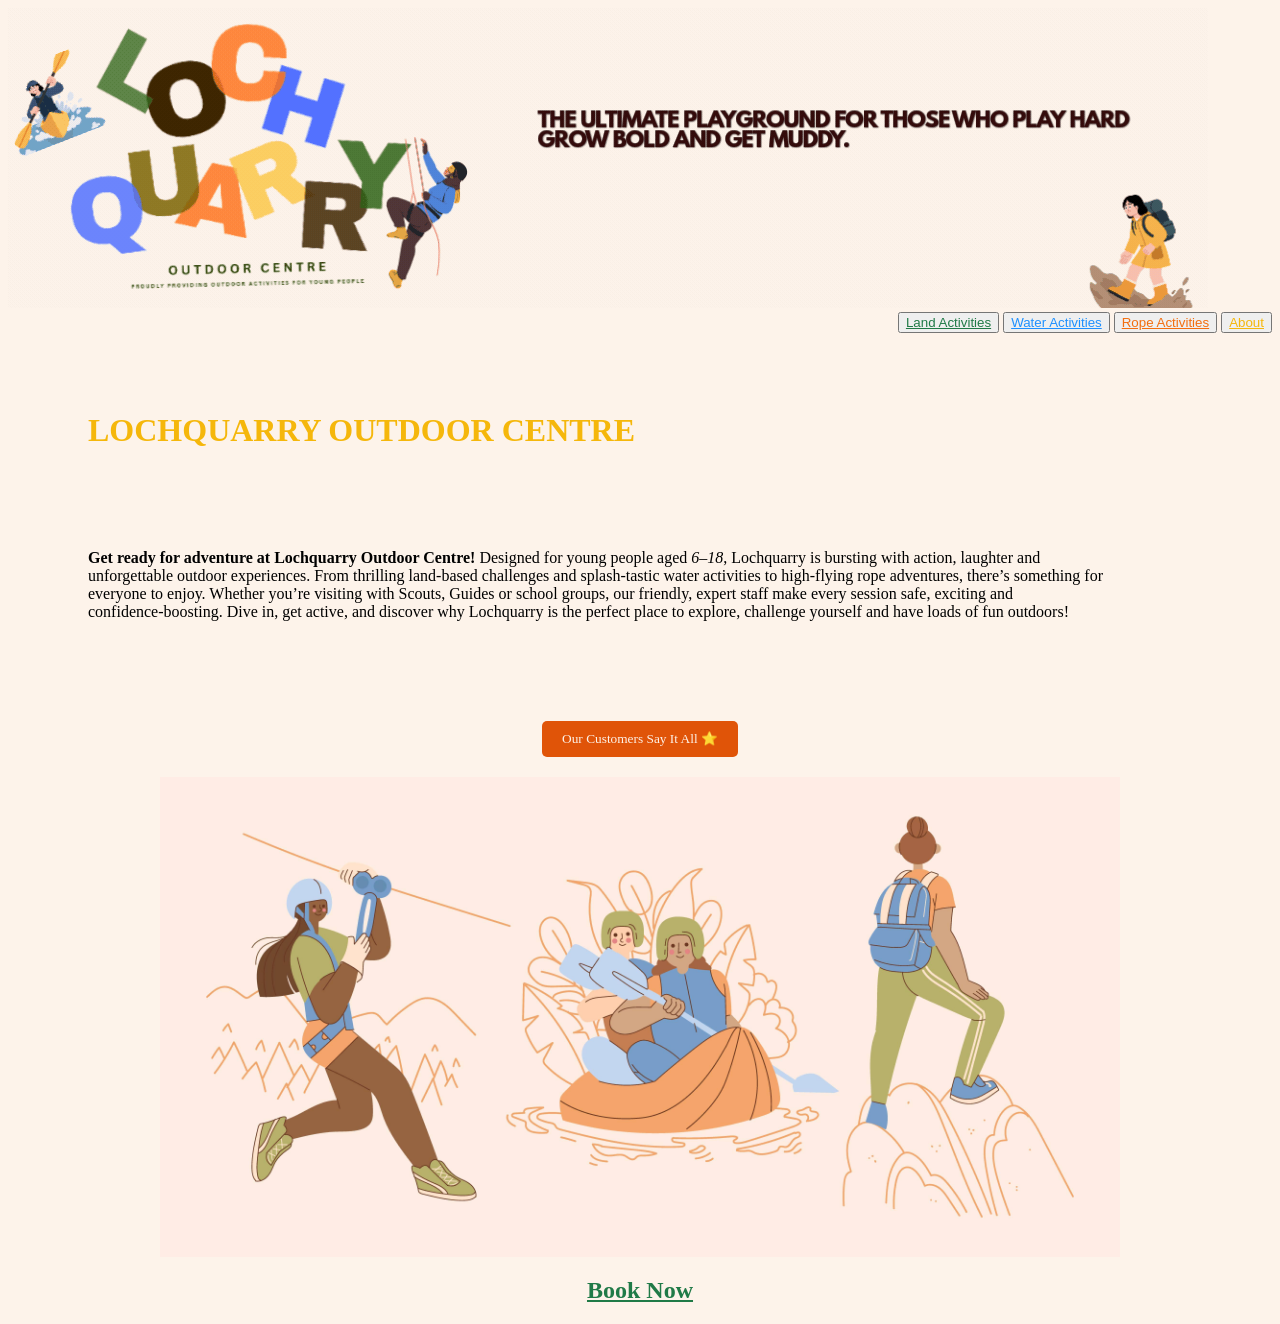
<file: index.html>
<!DOCTYPE html>
<html lang="en">
    <head>
        <meta charset="UTF-8">
        <meta name="viewport" content="width=device-width, initial-scale=1.0">
        <title>Lochquarry Outdoor Centre</title>
    
        <style>
            body{background-color:#fdf3ea;}

            #land-activities{color:#207a47;}
            #water-activities{color:#1E90FF;}
            #rope-activities{color:rgb(243, 110, 15)}
            #About{color:rgb(245, 183, 11);}

            body{font-family: 'Baloo 2', cursive;} 

            H1{color:rgb(245, 183, 11);
                margin-top: 100px;
                margin-bottom: 100px;
                margin-right: 150px;
                margin-left: 80px;
            }

            p {
                margin-top: 100px;
                margin-bottom: 100px;
                margin-right: 150px;
                margin-left: 80px;
                }

            nav {
                position: sticky;
                top: 30%;
                float: right;
                }

            #banner {
                margin: 20px;
                display: block;
                margin: auto;
                width:75vw;
                }

                
            a{text-align:center}
            #book-now{color:#207a47}

            ul{text-align:center}
            ul{list-style-type: none;}

        </style>

    </head>
<body>

    <header>

    <img src="Images/Banner.gif" alt="banner"> 

<!--NAVAGATION BAR SECTION-->  

 <nav class="tab-buttons" role="tablist">

        <button class="tab-btn active" data-tab="tab1" role="tab"><a href="Land_Activities.html" h2 id="land-activities"> Land Activities</a></h2></button>

        <button class="tab-btn" data-tab="tab2" role="tab"><a href="Water_Activities.html" h2 id="water-activities"> Water Activities</a></h2></button>

        <button class="tab-btn" data-tab="tab3" role="tab"><a href="Rope_Activities.html" h2 id="rope-activities">Rope Activities</a></h2></button>

        <button Class="about" data-tab="tab4" role="tab"><a href="About.html" h2 id="About">About</a></h2></button>

        </nav>

        </header>

    <main>

    <h1>LOCHQUARRY OUTDOOR CENTRE</h1>
   
    <p><strong>Get ready for adventure at Lochquarry Outdoor Centre!</strong> Designed for young people aged <em>6–18</em>, Lochquarry is bursting with action, laughter and unforgettable outdoor experiences. From thrilling land‑based challenges and splash‑tastic water activities to high‑flying rope adventures, there’s something for everyone to enjoy. Whether you’re visiting with Scouts, Guides or school groups, our friendly, expert staff make every session safe, exciting and confidence‑boosting. Dive in, get active, and discover why Lochquarry is the perfect place to explore, challenge yourself and have loads of fun outdoors!<br></p>

    <!-- INTERACTIVE REVIEWS SECTION-->

<div style="margin: 20px; text-align: center;">
    <button onclick="toggleReview()" style="padding: 10px 20px; background-color: #e05408; color: #fdf3ea; border: none; border-radius: 5px; cursor: pointer; font-family: 'Baloo 2', cursive;">
        Our Customers Say It All ⭐️
    </button>

    <div id="reviewContent" style="display: none; margin-top: 20px; background: #fdf3ea; padding: 20px; font-style: Baloo 2; text-align: left;">
        <p>
        <ul>
            <li>"Lochquarry was amazing! The instructors made the high ropes so much fun even though I was scared at first. Best school trip ever!"<strong>- Sarah, Age 14</strong></li>
            <li>‘The kids had a ball and didn’t want to leave’ <strong> - Mr Evans, PE teacher</strong></li>
            <li>‘I would definitely come back’ − <strong> - Kelly, aged 9</strong></li>
    
        </ul>
        </p>
     </div>
    </main>

   <footer>
    <img src="Images/home-page-banner.jpg" id="banner" alt="activity banner"> 
    
    <!--Link to WhatsApp Web -->
    <a id="book-now" href="https://wa.me/4414752298311" target="_blank"><h2>Book Now</h2></a>
    </footer>


<!--INTERACTIVE JUMP TO TOP SECTION-->
<button id="topBtn" onclick="scrollToTop()" style="display:none; position:fixed; bottom:20px; right:20px; z-index:99; background-color:#207a47; color:white; border:none; padding:10px; cursor:pointer; border-radius:5px;">Top ↑</button>


<!--JAVASCRIPT 1ST JUMP TO TOP SECTION 2ND CUSTOMER REVIEW-->

<script>

window.onscroll = function() {
    if (document.body.scrollTop > 100 || document.documentElement.scrollTop > 100) {
        document.getElementById("topBtn").style.display = "block";
    } else {
        document.getElementById("topBtn").style.display = "none";
    }
};

function scrollToTop() {
    window.scrollTo({top: 0, behavior: 'smooth'});
}

function toggleReview() {
    var review = document.getElementById("reviewContent");
    
    if (review.style.display === "none") {
        review.style.display = "block";
        // Optional: Change the button text when it opens
        event.target.innerHTML = "Hide Reviews";
    } else {
        review.style.display = "none";
        event.target.innerHTML = "Show Customer Reviews";
    }
}
</script>

</body>
</html>
</file>
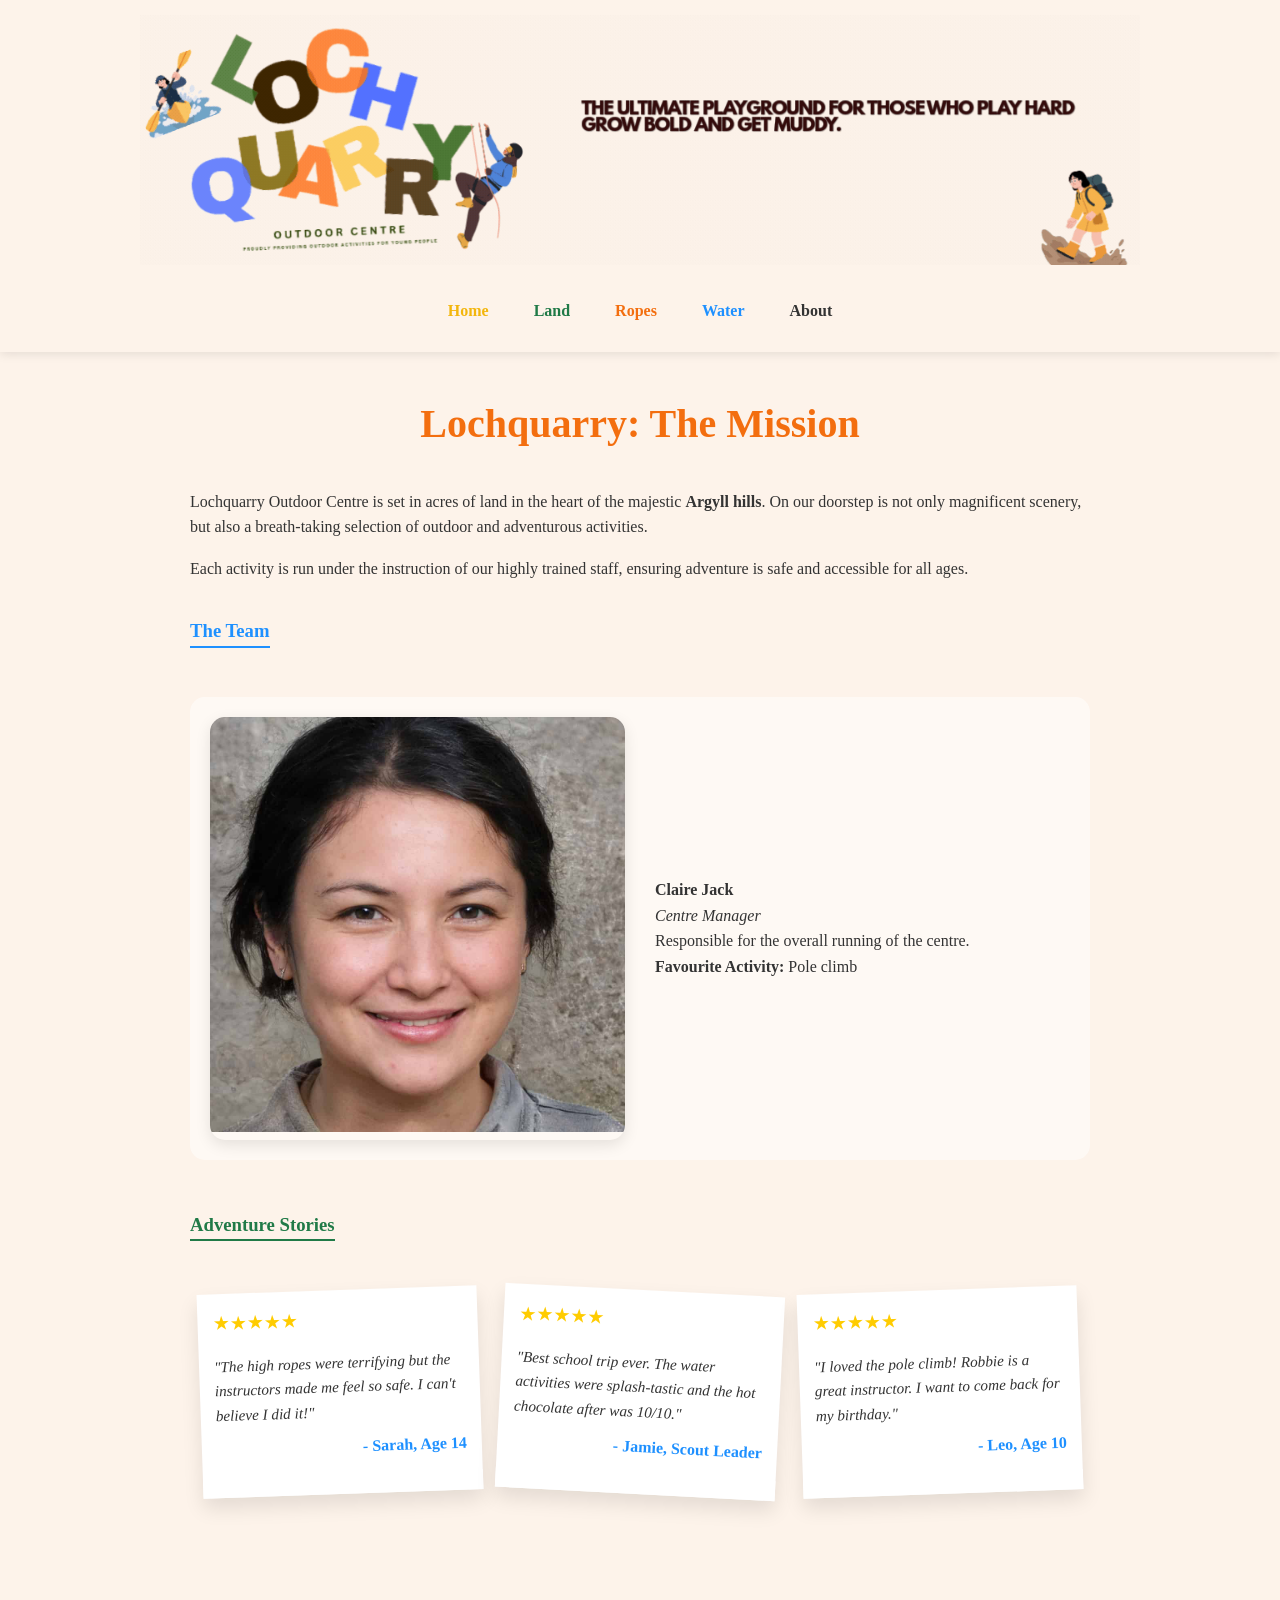
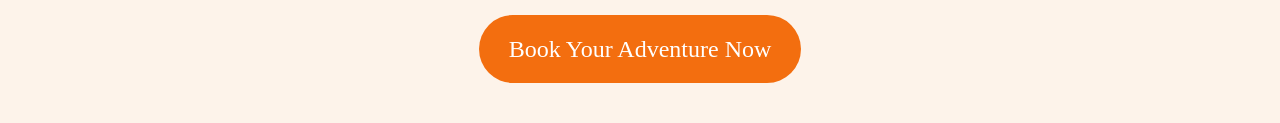
<file: About.html>
<!DOCTYPE html>
<html lang="en">
<head>
    <meta charset="UTF-8">
    <meta name="viewport" content="width=device-width, initial-scale=1.0">
    <title>About | Lochquarry Outdoor Centre</title>
   
    <!--<link href="https://googleapis.com" rel="stylesheet">-->

<style>
    :root {
        --land-green: #207a47;
        --water-blue: #1E90FF;
        --rope-orange: #f36e0f;
        --home-yellow: #f3b60d;
        --bg-cream: #fdf3ea;
    }

    body {
        background-color: var(--bg-cream);
        font-family: 'Baloo 2', cursive;
        margin: 0;
        color: #333;
        line-height: 1.6;
    }

    /* Header & Nav */
    header {
        background:#fdf3ea;
        box-shadow: 0 2px 10px rgba(0,0,0,0.1);
        padding-bottom: 10px;
    }

    .banner-img {
        max-width: 1000px;
        display: block;
        margin: 0 auto;
        padding: 15px 0;
    }

    nav {
        display: flex;
        justify-content: center;
        gap: 15px;
        background: #fdf3ea;
        padding: 10px;
        position: sticky;
        top: 0;
        z-index: 1000;
    }

    .nav-link {
        text-decoration: none;
        font-weight: bold;
        padding: 8px 15px;
        border-radius: 5px;
        transition: 0.3s;
    }

    #Home { color: var(--home-yellow); }
    #land-activities { color: var(--land-green); }
    #rope-activities { color: var(--rope-orange); }
    #water-activities { color: var(--water-blue); }
    #About { background: #fdf3ea; color: #333; }

    /* Main Content */
    main {
        max-width: 900px;
        margin: 40px auto;
        padding: 0 20px;
    }

    h1 { color: var(--rope-orange); font-size: 2.5rem; text-align: center; }
    h3 { color: var(--water-blue); border-bottom: 2px solid var(--water-blue); display: inline-block; }

    /* Team Section Layout */
    .team-container {
        display: flex;
        flex-wrap: wrap;
        gap: 30px;
        align-items: center;
        margin-top: 30px;
        background: rgba(255,255,255,0.5);
        padding: 20px;
        border-radius: 15px;
    }

    .slideshow-container {
        flex: 1;
        min-width: 300px;
        border-radius: 15px;
        overflow: hidden;
        box-shadow: 0 5px 15px rgba(0,0,0,0.1);
    }

    .team-info {
        flex: 1;
        min-width: 300px;
    }

    .staff-card { display: none; } 
    .staff-card.active-info { display: block; animation: fadeIn 0.8s; }

    /* Footer where book now button is */
    footer {
        text-align: center;
        padding: 40px 0;
    }

    #book-now {
        background-color: var(--rope-orange);
        color: white;
        padding: 15px 30px;
        text-decoration: none;
        border-radius: 50px;
        font-size: 1.5rem;
        transition: transform 0.2s;
        display: inline-block;
    }

    #book-now:hover { transform: scale(1.05); }

    @keyframes fadeIn { from { opacity: 0; } to { opacity: 1; } }

    /* Back to Top Button */
    #topBtn {
        position: fixed;
        bottom: 20px;
        right: 20px;
        background-color: var(--land-green);
        color: white;
        border: none;
        padding: 12px 18px;
        border-radius: 50%;
        cursor: pointer;
        font-size: 18px;
        box-shadow: 0 4px 6px rgba(0,0,0,0.2);
    }

       .reviews-title {
        color: var(--land-green);
        border-bottom: 2px solid var(--land-green);
        display: inline-block;
        margin-top: 50px;
    }

    .reviews-container {
        display: flex;
        flex-wrap: wrap;
        justify-content: center;
        gap: 20px;
        margin-top: 30px;
        padding-bottom: 40px;
    }

    /* The Polaroid Look */
    .review-card {
        background: white;
        padding: 15px;
        width: 250px;
        box-shadow: 0 10px 20px rgba(0,0,0,0.1);
        transform: rotate(-2deg); /* Gives a pinned look */
        transition: transform 0.3s ease, z-index 0s;
        border-bottom: 20px solid white; /* Space for the "caption" */
    }

    .review-card:nth-child(even) {
        transform: rotate(3deg);
    }

    .review-card:hover {
        transform: rotate(0deg) scale(1.1);
        z-index: 10;
        cursor: default;
    }

    .stars {
        color: #ffcc00;
        font-size: 1.2rem;
        margin-bottom: 5px;
    }

    .review-text {
        font-style: italic;
        font-size: 0.95rem;
        margin-bottom: 10px;
    }

    .reviewer-name {
        text-align: right;
        font-weight: bold;
        color: var(--water-blue);
        display: block;
    }

</style>
</head>

<body>

<header>
    <img src="Images/Banner.gif" class="banner-img" alt="Lochquarry Outdoor Centre Banner">
    
    <nav>
        <a href="index.html" class="nav-link" id="Home">Home</a>
        <a href="Land_Activities.html" class="nav-link" id="land-activities">Land</a>
        <a href="Rope_Activities.html" class="nav-link" id="rope-activities">Ropes</a>
        <a href="Water_Activities.html" class="nav-link" id="water-activities">Water</a>
        <a href="About.html" class="nav-link" id="About">About</a>
    </nav>
</header>

<main>
    <section class="mission">
        <h1>Lochquarry: The Mission</h1>
        <p>Lochquarry Outdoor Centre is set in acres of land in the heart of the majestic <strong>Argyll hills</strong>. On our doorstep is not only magnificent scenery, but also a breath-taking selection of outdoor and adventurous activities.</p>
        <p>Each activity is run under the instruction of our highly trained staff, ensuring adventure is safe and accessible for all ages.</p>
    </section>

    <h3>The Team</h3>

    <!-- Slideshow -->
    <div class="team-container">
    <div class="slideshow-container">
        <div class="mySlides fade"><img src="Images/claire_jack.jpg" style="width:100%"></div>
        <div class="mySlides fade"><img src="Images/robbie_elliot.jpg" style="width:100%"></div>
        <div class="mySlides fade"><img src="Images/marion_hunter.jpg" style="width:100%"></div>
    </div>

        <!-- Staff Text Details with the Slideshow -->
        <div class="team-info">
            <div class="staff-card" id="info-0">
                <p><strong>Claire Jack</strong><br>
                <em>Centre Manager</em><br>
                Responsible for the overall running of the centre. <br>
                <strong>Favourite Activity:</strong> Pole climb</p>
            </div>
            <div class="staff-card" id="info-1">
                <p><strong>Robbie Elliot</strong><br>
                <em>Senior Instructor (Land)</em><br>
                Overseeing all land-based activities.<br>
                <strong>Favourite Activity:</strong> Hillwalking in the Highlands</p>
            </div>
            <div class="staff-card" id="info-2">
                <p><strong>Marion Hunter</strong><br>
                <em>Centre Administrator</em><br>
                The voice behind your bookings.<br>
                <strong>Favourite Activity:</strong> Ensuring every visitor has a great time</p>
            </div>
        </div>
    </div>

    <h3 class="reviews-title">Adventure Stories</h3>
    

    <!--REVIEWS SECTION-->
    <div class="reviews-container">
        <!-- Review 1 -->
        <div class="review-card">
            <div class="stars">★★★★★</div>
            <p class="review-text">"The high ropes were terrifying but the instructors made me feel so safe. I can't believe I did it!"</p>
            <span class="reviewer-name">- Sarah, Age 14</span>
        </div>

        <!-- Review 2 -->
        <div class="review-card">
            <div class="stars">★★★★★</div>
            <p class="review-text">"Best school trip ever. The water activities were splash-tastic and the hot chocolate after was 10/10."</p>
            <span class="reviewer-name">- Jamie, Scout Leader</span>
        </div>

        <!-- Review 3 -->
        <div class="review-card">
            <div class="stars">★★★★★</div>
            <p class="review-text">"I loved the pole climb! Robbie is a great instructor. I want to come back for my birthday."</p>
            <span class="reviewer-name">- Leo, Age 10</span>
        </div>
    </div>

</main>


<footer>
    <a id="book-now" href="https://wa.me/4414752298311" target="_blank">Book Your Adventure Now</a>
</footer>

<button id="topBtn" onclick="scrollToTop()" style="display:none;">↑</button>

<script>
// Back to Top Logic
window.onscroll = function() {
    let btn = document.getElementById("topBtn");
    if (document.body.scrollTop > 200 || document.documentElement.scrollTop > 200) {
        btn.style.display = "block";
    } else {
        btn.style.display = "none";
    }
};

function scrollToTop() {
    window.scrollTo({top: 0, behavior: 'smooth'});
}

// Synchronized Slideshow & Staff Info
let slideIndex = 0;
showSlides();

function showSlides() {
    let slides = document.getElementsByClassName("mySlides");
    let infoCards = document.getElementsByClassName("staff-card");
    
    for (let i = 0; i < slides.length; i++) {
        slides[i].style.display = "none";  
        infoCards[i].classList.remove("active-info");
    }
    
    slideIndex++;
    if (slideIndex > slides.length) {slideIndex = 1}    
    
    slides[slideIndex-1].style.display = "block";  
    infoCards[slideIndex-1].classList.add("active-info");
    
    setTimeout(showSlides, 4000); // Increased to 4 seconds for easier reading
}
</script>

</body>
</html>
</file>
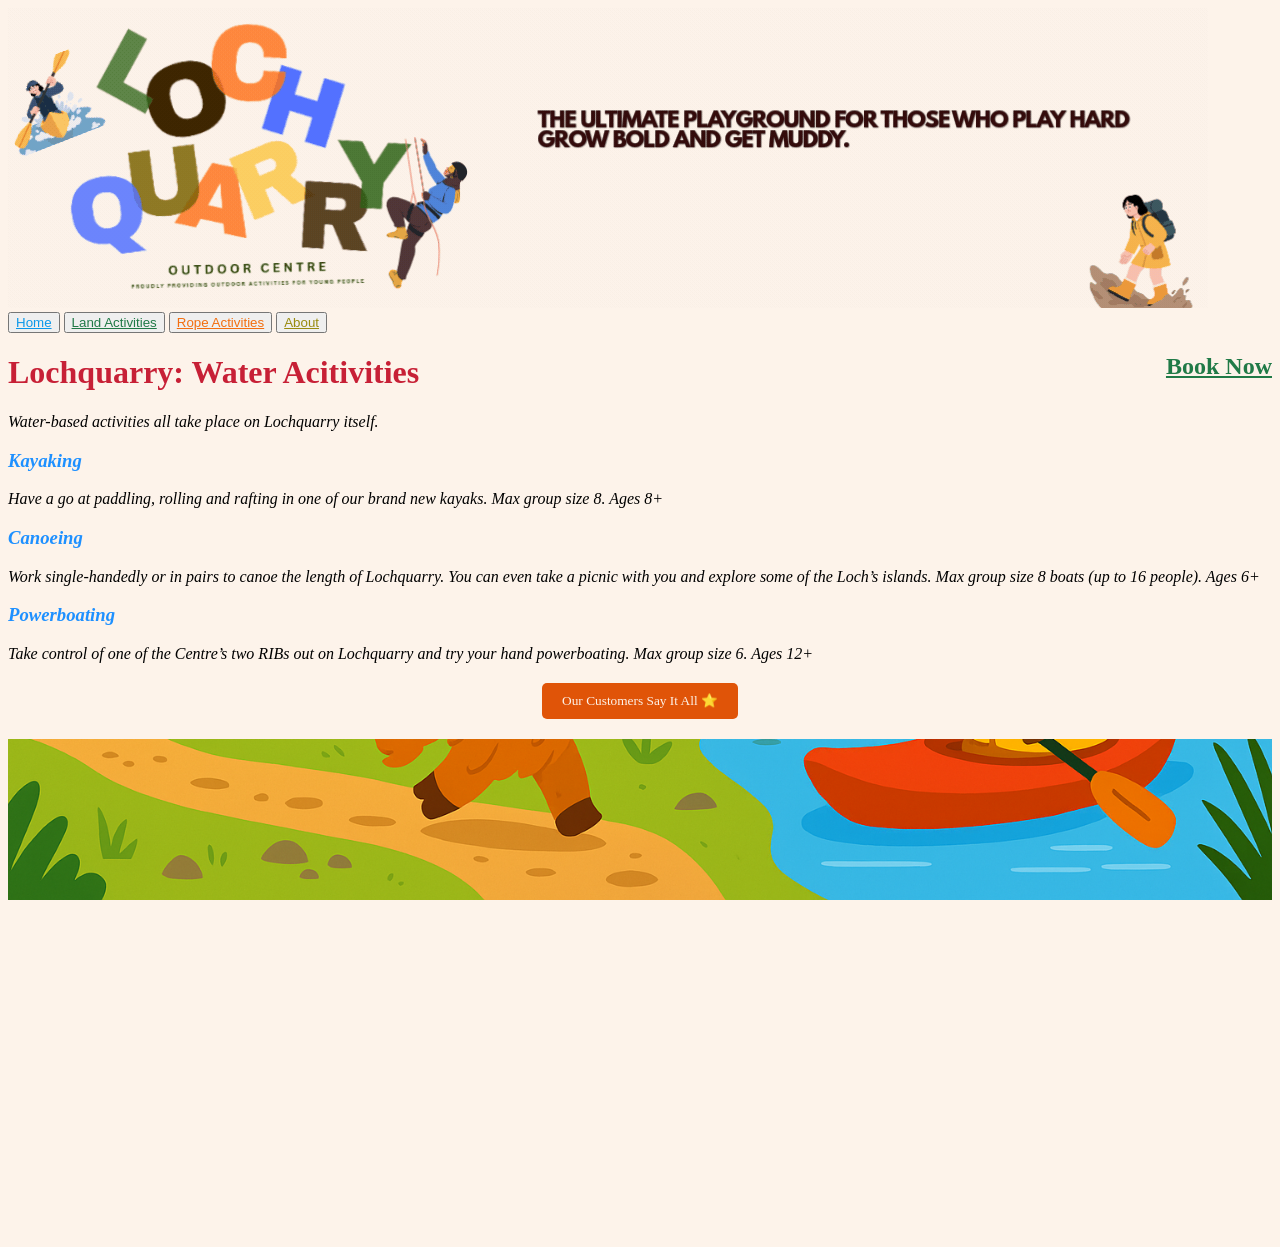
<file: Water_Activities.html>
<!DOCTYPE html>
<html lang="en">
<head>
    <meta charset="UTF-8">
    <meta name="viewport" content="width=device-width, initial-scale=1.0">
    <title>Water Activities | Lochquarry Outdoor Centre</title>

    <style>
        body{background-color:#fdf3ea;}

        #land-activities{color:#207a47;}
        #Home{color:hsl(202, 91%, 48%);}
        #rope-activities{color:rgb(243, 110, 15)}
        #About{color:rgb(153, 139, 14);}

        body{font-family: 'Baloo 2', cursive;} 

        h1{color:rgb(199, 32, 54)}
        h3{color:#1E90FF;}
       
        a{text-align:center}
        #book-now{color:#207a47; 
            position: sticky;
            top: 30%;
            float: right;
            }
    
        /* Fixed Parallax Link to your water activity illustration */
        .parallax2 {
          background-image: url("Images/Activity-Banner.png");
          min-height: 500px;
          min-width: 100px;
          background-attachment: fixed;
          background-position: center bottom;
          background-repeat: no-repeat;
          background-size: contain;
        }
    </style>
</head>

<body>
    <header>
        <!-- Fixed Header Logo Link -->
        <img src="Images/Banner.gif" alt="banner"> 

        <nav class="tab-buttons" role="tablist">
            <button class="tab-btn active" data-tab="tab1" role="tab"><a href="index.html" h2 id="Home">Home</a></h2></button>
            <button class="tab-btn active" data-tab="tab1" role="tab"><a href="Land_Activities.html" h2 id="land-activities"> Land Activities</a></h2></button>
            <button class="tab-btn" data-tab="tab3" role="tab"><a href="Rope_Activities.html" h2 id="rope-activities">Rope Activities</a></h2></button>
            <button Class="about" data-tab="tab4" role="tab"><a href="About.html" h2 id="About">About</a></h2></button>
        </nav>

        <div><a id="book-now" href="https://wa.me/4414752298311" target="_blank"><h2>Book Now</h2></a></div>
    </header>

<main>

    <h1>Lochquarry: Water Acitivities</h1>

<p><em>Water-based activities all take place on Lochquarry itself.<br>

    <h3>Kayaking</h3>
    Have a go at paddling, rolling and rafting in one of our brand new kayaks. Max group size 8. Ages 8+
    
    <h3>Canoeing</h3>
    Work single-handedly or in pairs to canoe the length of Lochquarry. You can even take a picnic with you and explore some of the Loch’s islands. Max group size 8 boats (up to 16 people). Ages 6+
    
    <h3>Powerboating</h3>
    Take control of one of the Centre’s two RIBs out on Lochquarry and try your hand powerboating. Max group size 6. Ages 12+
</p>

    <!-- INTERACTIVE REVIEWS SECTION-->

    <div style="margin: 20px; text-align: center;">
        <button onclick="toggleReview()" style="padding: 10px 20px; background-color: #e05408; color: #fdf3ea; border: none; border-radius: 5px; cursor: pointer; font-family: 'Baloo 2', cursive;">
            Our Customers Say It All ⭐️
        </button>
    
        <div id="reviewContent" style="display: none; margin-top: 20px; background: #fdf3ea; padding: 20px; font-style: Baloo 2; text-align: left;">
            <p>
            <ul>
                <li>‘Thank you to all the staff who worked so hard, in awful weather, to make sure that all the pupils had an amazing experience’− Mrs Kahn, Hillend Primary School</li>
                <li>‘The kids had a ball and didn’t want to leave’ - Mr Evans, PE teacher</li>
                <li>‘I would definitely come back’ - Kelly, aged 9</li>
        
            </ul>
            </p>
         </div>
    </div>

</main>

<footer>

    
   
</footer>

<div class="parallax2"></div>



<button id="topBtn" onclick="scrollToTop()" style="display:none; position:fixed; bottom:20px; right:20px; z-index:99; background-color:#207a47; color:white; border:none; padding:10px; cursor:pointer; border-radius:5px;">Top ↑</button>

<script>

window.onscroll = function() {
    if (document.body.scrollTop > 100 || document.documentElement.scrollTop > 100) {
        document.getElementById("topBtn").style.display = "block";
    } else {
        document.getElementById("topBtn").style.display = "none";
    }
};

function scrollToTop() {
    window.scrollTo({top: 0, behavior: 'smooth'});
}

function toggleReview() {
    var review = document.getElementById("reviewContent");
    
    if (review.style.display === "none") {
        review.style.display = "block";
        // Optional: Change the button text when it opens
        event.target.innerHTML = "Hide Reviews";
    } else {
        review.style.display = "none";
        event.target.innerHTML = "Show Customer Reviews";}
    }
</script>

</body>
</html>
</file>
